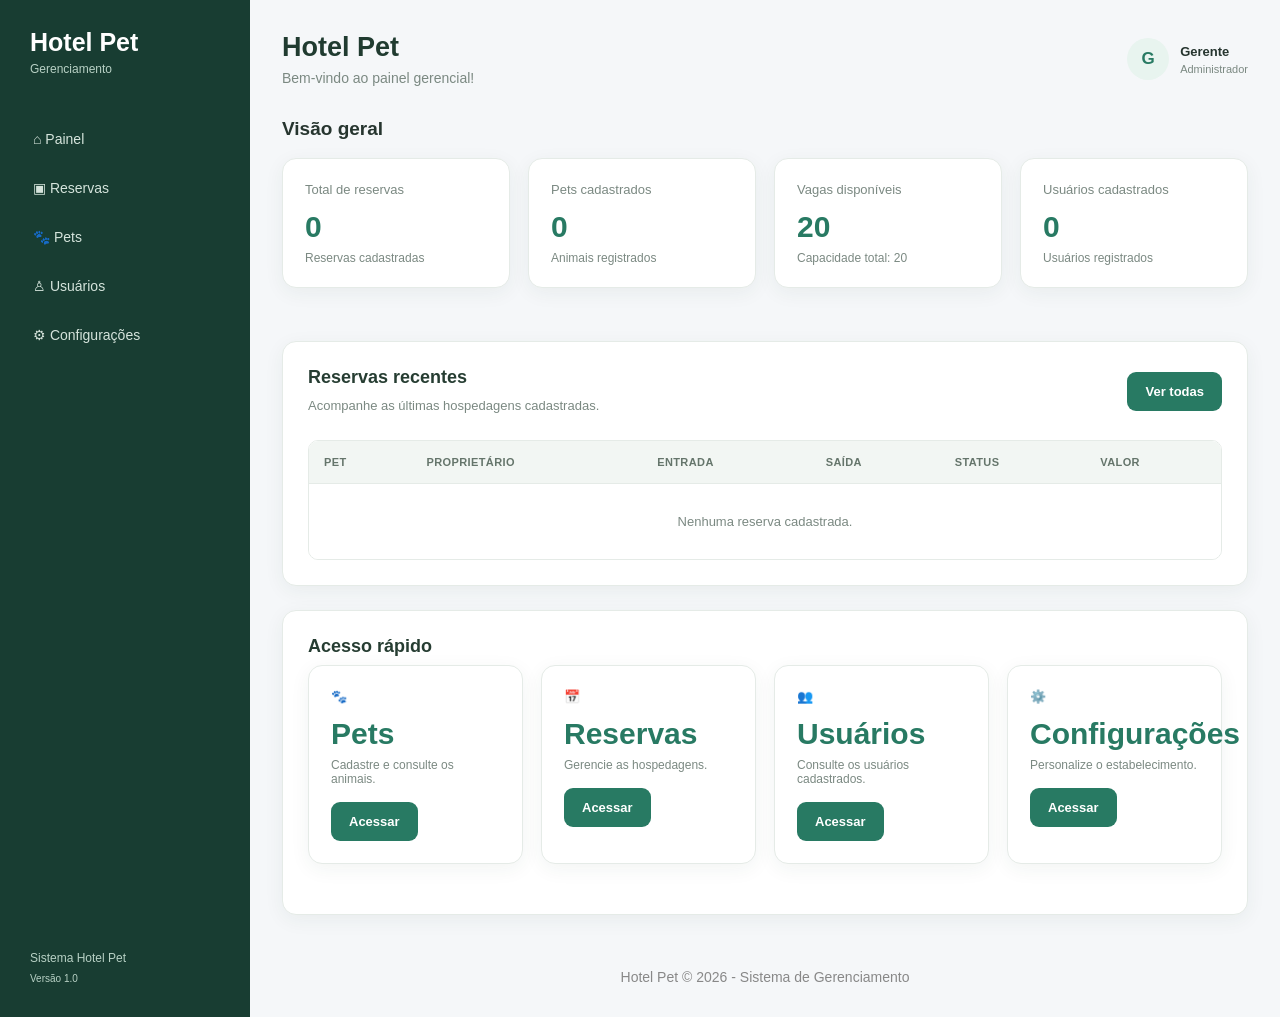
<file: index.html>
<!DOCTYPE html>
<html lang="pt-BR">

<head>
    <meta charset="UTF-8">
    <meta name="viewport" content="width=device-width, initial-scale=1.0">

    <title>Hotel Pet | Painel Gerencial</title>

    <link rel="stylesheet" href="css/style.css">
</head>

<body data-page="dashboard">

<div class="container">

    <!-- MENU LATERAL -->
    <aside class="sidebar">

        <a href="index.html" class="logo">
            <h2>Hotel Pet</h2>
            <span>Gerenciamento</span>
        </a>

        <nav class="menu">

            <a href="index.html" data-nav="dashboard">
                ⌂ Painel
            </a>

            <a href="pages/reservas.html" data-nav="reservas">
                ▣ Reservas
            </a>

            <a href="pages/pets.html" data-nav="pets">
                🐾 Pets
            </a>

            <a href="pages/usuarios.html" data-nav="usuarios">
                ♙ Usuários
            </a>

            <a href="pages/configuracoes.html" data-nav="configuracoes">
                ⚙ Configurações
            </a>

        </nav>

        <div class="sidebar-footer">
            <p>Sistema Hotel Pet</p>
            <small>Versão 1.0</small>
        </div>

    </aside>

    <!-- CONTEÚDO PRINCIPAL -->
    <main class="main-content">

        <!-- CABEÇALHO -->
        <header class="topbar">

            <div>
                <h1 id="nome-hotel-painel">Hotel Pet</h1>
                <p>Bem-vindo ao painel gerencial!</p>
            </div>

            <div class="profile">

                <div class="avatar">G</div>

                <div>
                    <strong>Gerente</strong>
                    <small>Administrador</small>
                </div>

            </div>

        </header>

        <!-- INDICADORES -->
        <section class="dashboard">

            <h2>Visão geral</h2>

            <div class="cards">

                <article class="card">
                    <span>Total de reservas</span>
                    <h3 id="total-reservas">0</h3>
                    <p>Reservas cadastradas</p>
                </article>

                <article class="card">
                    <span>Pets cadastrados</span>
                    <h3 id="total-pets">0</h3>
                    <p>Animais registrados</p>
                </article>

                <article class="card">
                    <span>Vagas disponíveis</span>
                    <h3 id="total-vagas">20</h3>
                    <p id="capacidade-hotel">Capacidade total: 20</p>
                </article>

                <article class="card">
                    <span>Usuários cadastrados</span>
                    <h3 id="total-usuarios">0</h3>
                    <p>Usuários registrados</p>
                </article>

            </div>

        </section>

        <!-- RESERVAS RECENTES -->
        <section class="panel">

            <div class="section-header">

                <div>
                    <h2>Reservas recentes</h2>
                    <p class="muted">
                        Acompanhe as últimas hospedagens cadastradas.
                    </p>
                </div>

                <a href="pages/reservas.html" class="button">
                    Ver todas
                </a>

            </div>

            <div class="table-container">

                <table>

                    <thead>
                        <tr>
                            <th>Pet</th>
                            <th>Proprietário</th>
                            <th>Entrada</th>
                            <th>Saída</th>
                            <th>Status</th>
                            <th>Valor</th>
                        </tr>
                    </thead>

                    <tbody id="tabela-reservas">

                        <tr>
                            <td colspan="6" class="empty">
                                Nenhuma reserva cadastrada.
                            </td>
                        </tr>

                    </tbody>

                </table>

            </div>

        </section>

        <!-- ACESSO RÁPIDO -->
        <section class="panel">

            <h2>Acesso rápido</h2>

            <div class="cards">

                <article class="card">
                    <span>🐾</span>
                    <h3>Pets</h3>
                    <p>Cadastre e consulte os animais.</p>
                    <br>
                    <a href="pages/pets.html" class="button">
                        Acessar
                    </a>
                </article>

                <article class="card">
                    <span>📅</span>
                    <h3>Reservas</h3>
                    <p>Gerencie as hospedagens.</p>
                    <br>
                    <a href="pages/reservas.html" class="button">
                        Acessar
                    </a>
                </article>

                <article class="card">
                    <span>👥</span>
                    <h3>Usuários</h3>
                    <p>Consulte os usuários cadastrados.</p>
                    <br>
                    <a href="pages/usuarios.html" class="button">
                        Acessar
                    </a>
                </article>

                <article class="card">
                    <span>⚙️</span>
                    <h3>Configurações</h3>
                    <p>Personalize o estabelecimento.</p>
                    <br>
                    <a href="pages/configuracoes.html" class="button">
                        Acessar
                    </a>
                </article>

            </div>

        </section>

        <!-- RODAPÉ -->
        <footer style="margin-top: 30px; text-align: center; color: #888;">
            <p>Hotel Pet © 2026 - Sistema de Gerenciamento</p>
        </footer>

    </main>

</div>

<!-- JAVASCRIPT -->
<script src="js/app.js"></script>

</body>
</html>
</file>
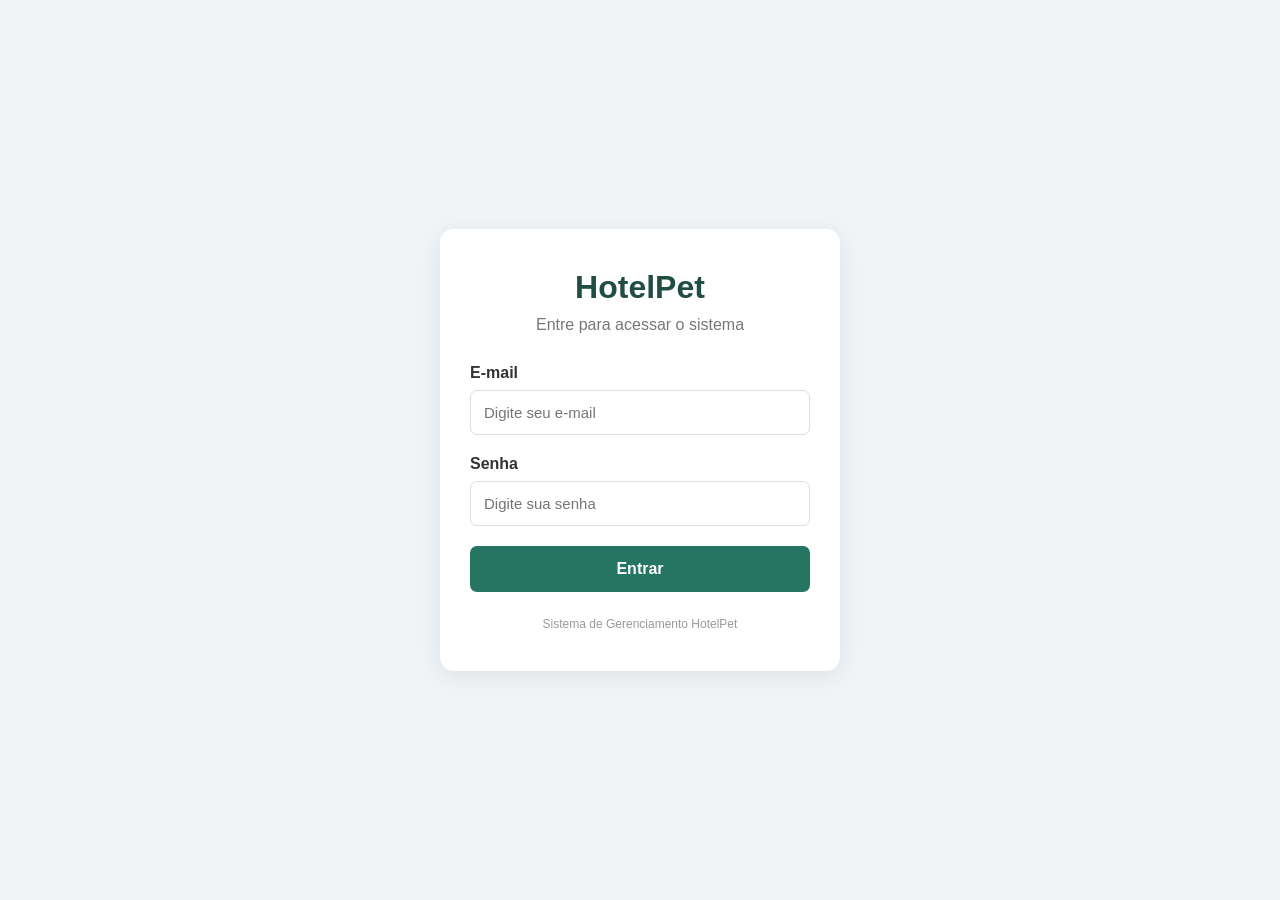
<file: login.html>
<!DOCTYPE html>
<html lang="pt-BR">
<head>
    <meta charset="UTF-8">
    <meta name="viewport" content="width=device-width, initial-scale=1.0">
    <title>Login - HotelPet</title>
    <style>
        * {
            margin: 0;
            padding: 0;
            box-sizing: border-box;
            font-family: Arial, sans-serif;
        }

        body {
            min-height: 100vh;
            display: flex;
            justify-content: center;
            align-items: center;
            background: #f1f4f7;
        }

        .login-container {
            background: white;
            width: 90%;
            max-width: 400px;
            padding: 40px 30px;
            border-radius: 14px;
            box-shadow: 0 5px 25px rgba(0,0,0,0.08);
        }

        h1 {
            color: #214d43;
            text-align: center;
            margin-bottom: 10px;
        }

        .subtitulo {
            text-align: center;
            color: #777;
            margin-bottom: 30px;
        }

        .campo {
            margin-bottom: 20px;
        }

        label {
            display: block;
            margin-bottom: 8px;
            color: #333;
            font-weight: bold;
        }

        input {
            width: 100%;
            padding: 13px;
            border: 1px solid #ddd;
            border-radius: 7px;
            font-size: 15px;
        }

        button {
            width: 100%;
            padding: 14px;
            background: #267562;
            color: white;
            border: none;
            border-radius: 7px;
            font-size: 16px;
            font-weight: bold;
            cursor: pointer;
        }

        button:hover {
            background: #1d5c4c;
        }

        #mensagem {
            color: #c0392b;
            text-align: center;
            margin-top: 15px;
            font-size: 14px;
        }

        .rodape {
            margin-top: 25px;
            font-size: 12px;
            color: #999;
            text-align: center;
        }
    </style>
</head>

<body>
    <div class="login-container">
        <h1>HotelPet</h1>
        <p class="subtitulo">Entre para acessar o sistema</p>

        <form id="form-login">
            <div class="campo">
                <label for="email">E-mail</label>
                <input type="email" id="email"
                    placeholder="Digite seu e-mail" required>
            </div>

            <div class="campo">
                <label for="senha">Senha</label>
                <input type="password" id="senha"
                    placeholder="Digite sua senha" required>
            </div>

            <button type="submit">Entrar</button>
            <div id="mensagem" role="alert"></div>
        </form>

        <div class="rodape">
            Sistema de Gerenciamento HotelPet
        </div>
    </div>

    <script>
        const CHAVE_USUARIOS = "hotelpet_usuarios";
        const CHAVE_SESSAO = "hotelpet_usuario_logado";

        function carregarUsuarios() {
            try {
                const dados = JSON.parse(
                    localStorage.getItem(CHAVE_USUARIOS) || "[]"
                );

                return Array.isArray(dados) ? dados : [];
            } catch {
                return [];
            }
        }

        function salvarUsuarios(usuarios) {
            localStorage.setItem(
                CHAVE_USUARIOS,
                JSON.stringify(usuarios)
            );
        }

        function normalizar(texto) {
            return String(texto || "")
                .trim()
                .toLowerCase()
                .normalize("NFD")
                .replace(/[\u0300-\u036f]/g, "");
        }

        if (sessionStorage.getItem(CHAVE_SESSAO)) {
            window.location.href = "index.html";
        }

        document.getElementById("form-login").addEventListener(
            "submit",
            function(event) {
                event.preventDefault();

                const email = document.getElementById("email").value.trim();
                const senha = document.getElementById("senha").value;
                const mensagem = document.getElementById("mensagem");

                let usuarios = carregarUsuarios();

                if (!usuarios.length) {
                    mensagem.textContent =
                        "Nenhum usuário cadastrado. Cadastre o primeiro usuário.";
                    return;
                }

                // Senha inicial para usuários antigos que ainda não tinham senha.
                let houveMigracao = false;

                usuarios = usuarios.map(usuario => {
                    if (!usuario.senha) {
                        usuario.senha = "123456";
                        houveMigracao = true;
                    }

                    return usuario;
                });

                if (houveMigracao) {
                    salvarUsuarios(usuarios);
                }

                const usuario = usuarios.find(item =>
                    normalizar(item.email) === normalizar(email) &&
                    item.senha === senha
                );

                if (!usuario) {
                    mensagem.textContent = "E-mail ou senha incorretos!";
                    return;
                }

                sessionStorage.setItem(
                    CHAVE_SESSAO,
                    JSON.stringify({
                        id: usuario.id,
                        nome: usuario.nome,
                        email: usuario.email,
                        tipo: usuario.tipo || usuario.perfil || "Cliente"
                    })
                );

                window.location.href = "index.html";
            }
        );
    </script>
</body>
</html>
</file>
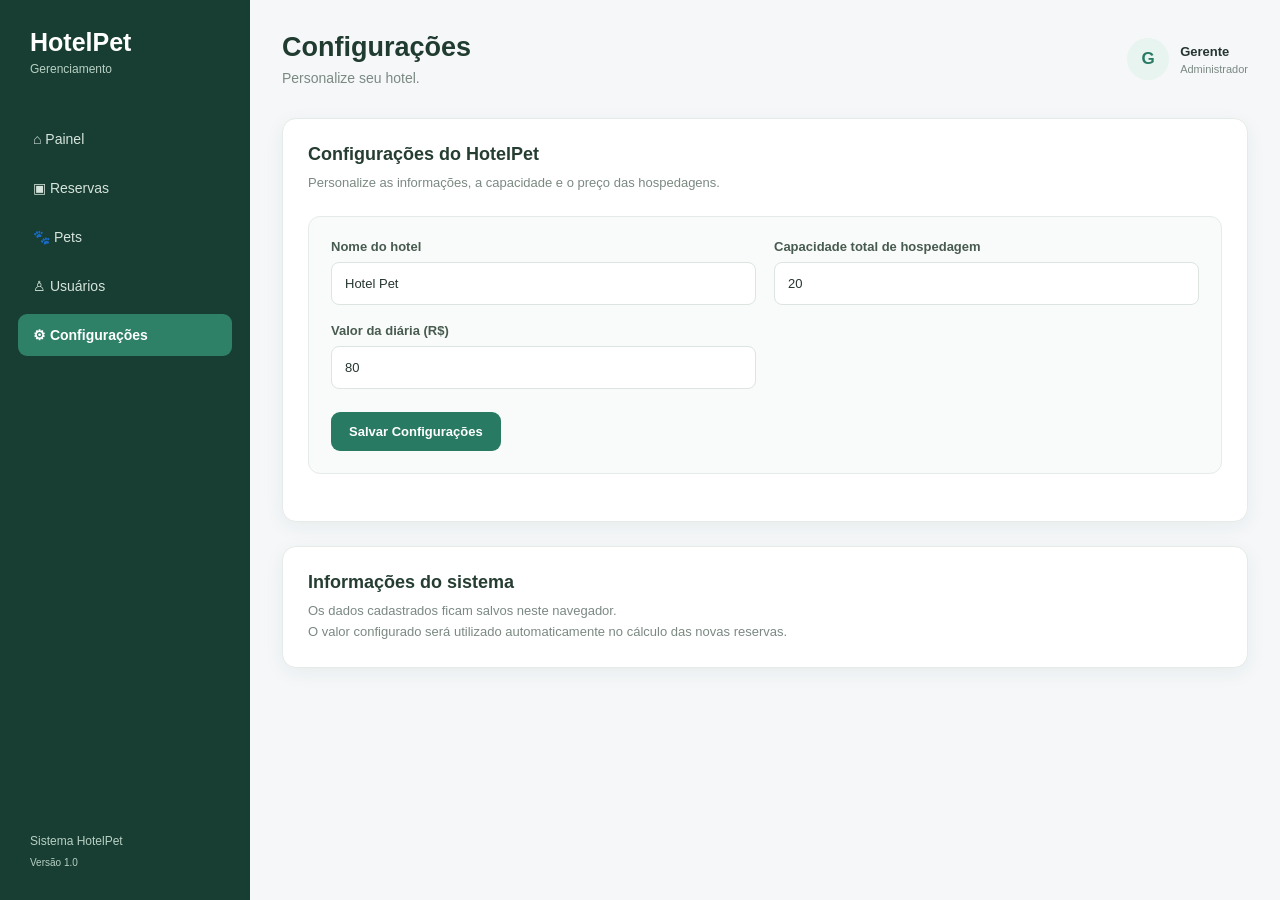
<file: pages/configuracoes.html>
<!DOCTYPE html>
<html lang="pt-BR">
<head>
    <meta charset="UTF-8">
    <meta name="viewport" content="width=device-width, initial-scale=1.0">
    <title>HotelPet - Configurações</title>
    <link rel="stylesheet" href="../css/style.css">
</head>

<body data-page="configuracoes">

<div class="container">

    <aside class="sidebar">
        <a href="../index.html" class="logo">
            <h2>HotelPet</h2>
            <span>Gerenciamento</span>
        </a>

        <nav class="menu">
            <a href="../index.html">⌂ Painel</a>
            <a href="reservas.html">▣ Reservas</a>
            <a href="pets.html">🐾 Pets</a>
            <a href="usuarios.html">♙ Usuários</a>
            <a href="configuracoes.html" class="active">⚙ Configurações</a>
        </nav>

        <div class="sidebar-footer">
            <p>Sistema HotelPet</p>
            <small>Versão 1.0</small>
        </div>
    </aside>

    <main class="main-content">

        <header class="topbar">
            <div>
                <h1>Configurações</h1>
                <p>Personalize seu hotel.</p>
            </div>

            <div class="profile">
                <div class="avatar">G</div>
                <div>
                    <strong>Gerente</strong>
                    <small>Administrador</small>
                </div>
            </div>
        </header>

        <section class="panel">

            <h2>Configurações do HotelPet</h2>

            <p class="muted">
                Personalize as informações, a capacidade e o preço das hospedagens.
            </p>

            <form id="form-configuracoes" class="form-grid">

                <label>
                    Nome do hotel
                    <input
                        type="text"
                        id="nome"
                        name="nome"
                        placeholder="Nome do seu hotel"
                        required
                    >
                </label>

                <label>
                    Capacidade total de hospedagem
                    <input
                        type="number"
                        id="capacidade"
                        name="capacidade"
                        min="1"
                        step="1"
                        placeholder="Ex.: 20"
                        required
                    >
                </label>

                <label>
                    Valor da diária (R$)
                    <input
                        type="number"
                        id="valor-diaria"
                        name="valor-diaria"
                        min="0"
                        step="0.01"
                        placeholder="Ex.: 80.00"
                        required
                    >
                </label>

                <div class="form-actions">
                    <button type="submit" class="button">
                        Salvar Configurações
                    </button>
                </div>

            </form>

        </section>

        <section class="panel">
            <h2>Informações do sistema</h2>

            <p>Os dados cadastrados ficam salvos neste navegador.</p>

            <p>
                O valor configurado será utilizado automaticamente
                no cálculo das novas reservas.
            </p>
        </section>

    </main>

</div>

<script src="../js/app.js"></script>

</body>
</html>
</file>
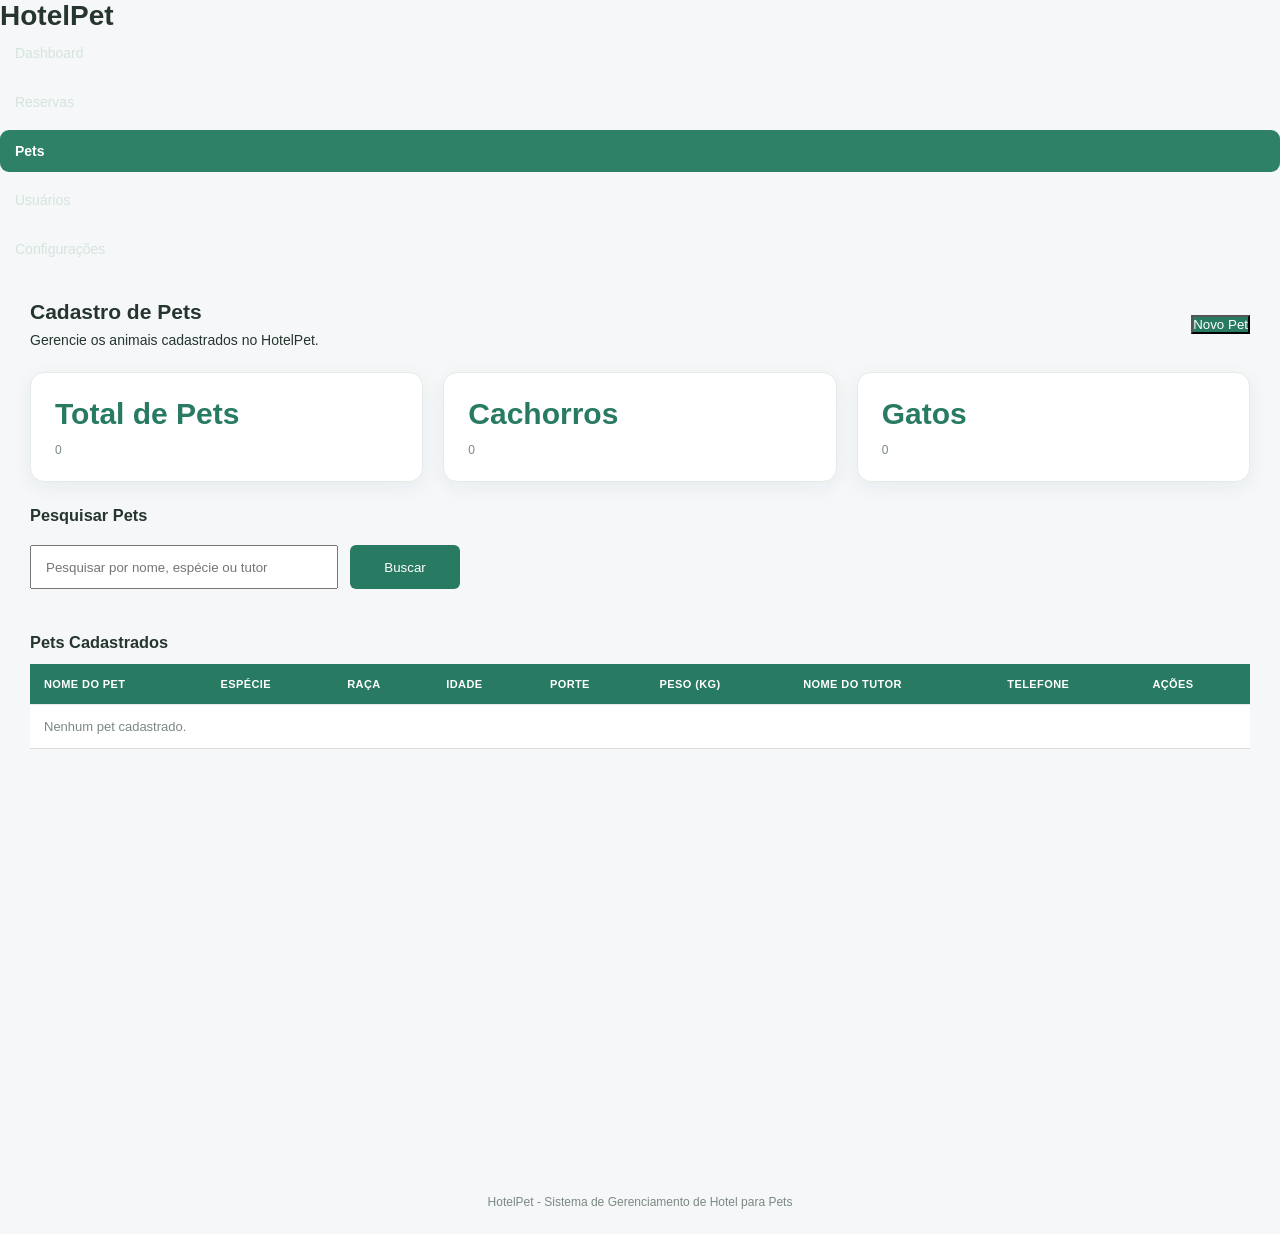
<file: pages/pets.html>
<!DOCTYPE html>
<html lang="pt-BR">

<head>
    <meta charset="UTF-8">
    <meta name="viewport" content="width=device-width, initial-scale=1.0">

    <title>Pets | HotelPet</title>

    <!-- CSS GERAL -->
    <link rel="stylesheet" href="../css/style.css">

    <!-- CSS DA PAGINA PETS -->
    <link rel="stylesheet" href="../css/pets.css">
</head>

<body data-page="pets">

    <!-- CABECALHO -->
    <header class="header">

        <div class="header-content">

            <h1>HotelPet</h1>

            <nav class="menu">

                <a href="../index.html">Dashboard</a>

                <a href="reservas.html">Reservas</a>

                <a href="pets.html" class="active">Pets</a>

                <a href="usuarios.html">Usuários</a>

                <a href="configuracoes.html">Configurações</a>

            </nav>

        </div>

    </header>


    <!-- CONTEUDO PRINCIPAL -->
    <main class="container">

        <!-- TITULO E BOTAO -->
        <section class="page-header">

            <div>

                <h2>Cadastro de Pets</h2>

                <p>
                    Gerencie os animais cadastrados no HotelPet.
                </p>

            </div>

            <button
                type="button"
                id="btn-novo-pet"
                class="btn-primary">

                Novo Pet

            </button>

        </section>


        <!-- INDICADORES -->
        <section class="cards">

            <article class="card">

                <h3>Total de Pets</h3>

                <p id="total-pets">0</p>

            </article>


            <article class="card">

                <h3>Cachorros</h3>

                <p id="total-cachorros">0</p>

            </article>


            <article class="card">

                <h3>Gatos</h3>

                <p id="total-gatos">0</p>

            </article>

        </section>


        <!-- FORMULARIO -->
        <section
            id="container-form-pet"
            class="form-grid hidden">

            <h3 id="titulo-form-pet">
                Cadastrar Pet
            </h3>


            <form id="form-pet">

                <!-- ID -->
                <input
                    type="hidden"
                    id="id"
                    name="id">


                <!-- NOME -->
                <div class="form-group">

                    <label for="nome">
                        Nome do Pet
                    </label>

                    <input
                        type="text"
                        id="nome"
                        name="nome"
                        placeholder="Nome do animal"
                        required>

                </div>


                <!-- ESPECIE -->
                <div class="form-group">

                    <label for="especie">
                        Espécie
                    </label>

                    <select
                        id="especie"
                        name="especie"
                        required>

                        <option value="">
                            Selecione
                        </option>

                        <option value="Cachorro">
                            Cachorro
                        </option>

                        <option value="Gato">
                            Gato
                        </option>

                        <option value="Outro">
                            Outro
                        </option>

                    </select>

                </div>


                <!-- RACA -->
                <div class="form-group">

                    <label for="raca">
                        Raça
                    </label>

                    <input
                        type="text"
                        id="raca"
                        name="raca"
                        placeholder="Raça do animal"
                        required>

                </div>


                <!-- IDADE -->
                <div class="form-group">

                    <label for="idade">
                        Idade
                    </label>

                    <input
                        type="number"
                        id="idade"
                        name="idade"
                        min="0"
                        placeholder="Idade em anos"
                        required>

                </div>


                <!-- PORTE -->
                <div class="form-group">

                    <label for="porte">
                        Porte
                    </label>

                    <select
                        id="porte"
                        name="porte"
                        required>

                        <option value="">
                            Selecione
                        </option>

                        <option value="Pequeno">
                            Pequeno
                        </option>

                        <option value="Médio">
                            Médio
                        </option>

                        <option value="Grande">
                            Grande
                        </option>

                    </select>

                </div>


                <!-- PESO -->
                <div class="form-group">

                    <label for="peso">
                        Peso (kg)
                    </label>

                    <input
                        type="number"
                        id="peso"
                        name="peso"
                        min="0"
                        step="0.1"
                        placeholder="Peso do animal"
                        required>

                </div>


                <!-- TUTOR -->
                <div class="form-group">

                    <label for="tutor">
                        Nome do Tutor
                    </label>

                    <input
                        type="text"
                        id="tutor"
                        name="tutor"
                        placeholder="Nome do responsável"
                        required>

                </div>


                <!-- TELEFONE -->
                <div class="form-group">

                    <label for="telefone">
                        Telefone do Tutor
                    </label>

                    <input
                        type="tel"
                        id="telefone"
                        name="telefone"
        placeholder="Telefone para contato"
                    required>

                </div>


                <!-- OBSERVACOES -->
                <div class="form-group">

                    <label for="observacoes">
                        Observações
                    </label>

                    <textarea
                        id="observacoes"
                        name="observacoes"
                        rows="4"
                        placeholder="Informações importantes sobre o animal"></textarea>

                </div>


                <!-- BOTOES -->
                <div class="form-buttons">

                    <button
                        type="submit"
                        class="btn-primary">

                        Salvar Pet

                    </button>


                    <button
                        type="button"
                        id="btn-cancelar-pet"
                        class="btn-secondary">

                        Cancelar

                    </button>

                </div>

            </form>

        </section>


        <!-- PESQUISA -->
        <section class="search-section">

            <h3>Pesquisar Pets</h3>

            <div class="search-box">

                <input
                    type="text"
                    id="busca-pets"
                    placeholder="Pesquisar por nome, espécie ou tutor"
                    aria-label="Pesquisar pets">

                <button
                    type="button"
                    id="btn-buscar-pet"
                    class="btn-primary">

                    Buscar

                </button>

            </div>

        </section>


        <!-- TABELA -->
        <section class="table-section">

            <h3>Pets Cadastrados</h3>

            <div class="table-responsive">

                <table
                    class="table"
                    id="tabela-pets">

                    <!-- TITULOS -->
                    <thead>

                        <tr>

                            <th>Nome do Pet</th>

                            <th>Espécie</th>

                            <th>Raça</th>

                            <th>Idade</th>

                            <th>Porte</th>

                            <th>Peso (kg)</th>

                            <th>Nome do Tutor</th>

                            <th>Telefone</th>

                            <th>Ações</th>

                        </tr>

                    </thead>


                    <!-- DADOS PREENCHIDOS PELO JAVASCRIPT -->
                    <tbody>

                    </tbody>

                </table>

            </div>

        </section>

    </main>


    <!-- RODAPE -->
    <footer class="footer">

        <p>
            HotelPet - Sistema de Gerenciamento de Hotel para Pets
        </p>

    </footer>


    <!-- JAVASCRIPT -->
    <script src="../js/app.js?v=20261104"></script>

</body>

</html>
</file>
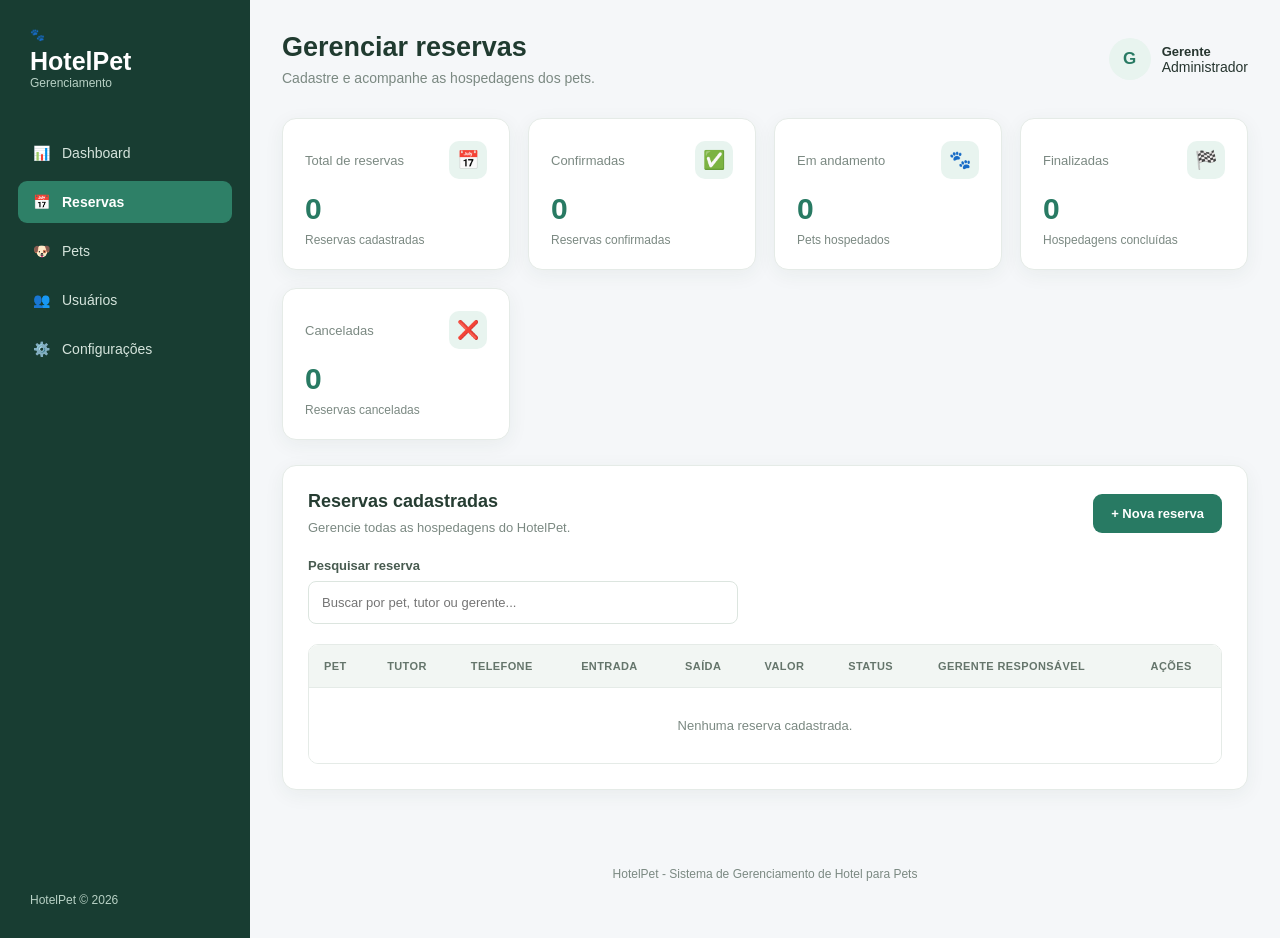
<file: pages/reservas.html>
<!DOCTYPE html>
<html lang="pt-BR">

<head>
    <meta charset="UTF-8">
    <meta name="viewport" content="width=device-width, initial-scale=1.0">

    <title>Reservas - HotelPet</title>

    <link rel="stylesheet" href="../css/style.css">
</head>

<body data-page="reservas">

    <div class="container">

        <!-- MENU LATERAL -->
        <aside class="sidebar">

            <div class="logo">
                <span>🐾</span>

                <div>
                    <h2>HotelPet</h2>
                    <p>Gerenciamento</p>
                </div>
            </div>

            <nav class="menu">

                <a href="../index.html">
                    <span>📊</span>
                    Dashboard
                </a>

                <a href="reservas.html" class="active">
                    <span>📅</span>
                    Reservas
                </a>

                <a href="pets.html">
                    <span>🐶</span>
                    Pets
                </a>

                <a href="usuarios.html">
                    <span>👥</span>
                    Usuários
                </a>

                <a href="configuracoes.html">
                    <span>⚙️</span>
                    Configurações
                </a>

            </nav>

            <div class="sidebar-footer">
                <p>HotelPet © 2026</p>
            </div>

        </aside>

        <!-- CONTEÚDO PRINCIPAL -->
        <main class="main-content">

            <!-- CABEÇALHO -->
            <header class="topbar">

                <div>
                    <h1>Gerenciar reservas</h1>

                    <p>
                        Cadastre e acompanhe as hospedagens dos pets.
                    </p>
                </div>

                <!-- GERENTE CADASTRADO -->
                <div class="profile">

                    <div class="avatar">G</div>

                    <div>
                        <strong>Gerente</strong>
                        <span>Administrador</span>
                    </div>

                </div>

            </header>

            <section class="dashboard">

                <!-- INDICADORES -->
                <div class="dashboard-cards">

                    <div class="card">

                        <div class="card-header">
                            <span class="card-title">
                                Total de reservas
                            </span>

                            <div class="card-icon">📅</div>
                        </div>

                        <strong class="card-value" id="total-reservas">
                            0
                        </strong>

                        <p class="card-description">
                            Reservas cadastradas
                        </p>

                    </div>

                    <div class="card">

                        <div class="card-header">
                            <span class="card-title">
                                Confirmadas
                            </span>

                            <div class="card-icon">✅</div>
                        </div>

                        <strong class="card-value" id="total-confirmadas">
                            0
                        </strong>

                        <p class="card-description">
                            Reservas confirmadas
                        </p>

                    </div>

                    <div class="card">

                        <div class="card-header">
                            <span class="card-title">
                                Em andamento
                            </span>

                            <div class="card-icon">🐾</div>
                        </div>

                        <strong class="card-value" id="total-andamento">
                            0
                        </strong>

                        <p class="card-description">
                            Pets hospedados
                        </p>

                    </div>

                    <div class="card">

                        <div class="card-header">
                            <span class="card-title">
                                Finalizadas
                            </span>

                            <div class="card-icon">🏁</div>
                        </div>

                        <strong class="card-value" id="total-finalizadas">
                            0
                        </strong>

                        <p class="card-description">
                            Hospedagens concluídas
                        </p>

                    </div>

                    <div class="card">

                        <div class="card-header">
                            <span class="card-title">
                                Canceladas
                            </span>

                            <div class="card-icon">❌</div>
                        </div>

                        <strong class="card-value" id="total-canceladas">
                            0
                        </strong>

                        <p class="card-description">
                            Reservas canceladas
                        </p>

                    </div>

                </div>

                <!-- PAINEL DE RESERVAS -->
                <section class="panel">

                    <div class="panel-header">

                        <div>
                            <h2>Reservas cadastradas</h2>

                            <p>
                                Gerencie todas as hospedagens do HotelPet.
                            </p>
                        </div>

                        <button
                            type="button"
                            class="btn btn-primary"
                            id="btn-novo">

                            + Nova reserva

                        </button>

                    </div>

                    <!-- FORMULÁRIO -->
                    <form
                        id="cadastro-form"
                        class="form-container hidden">

                        <input
                            type="hidden"
                            id="id"
                            name="id">

                        <!-- GERENTE RESPONSÁVEL -->
                        <input
                            type="hidden"
                            id="gerenteId"
                            name="gerenteId">

                        <div class="form-group">

                            <label for="pet">
                                Nome do pet
                            </label>

                            <input
                                type="text"
                                id="pet"
                                name="pet"
                                placeholder="Digite o nome do pet"
                                required>

                        </div>

                        <div class="form-group">

                            <label for="tutor">
                                Nome do tutor
                            </label>

                            <input
                                type="text"
                                id="tutor"
                                name="tutor"
                                placeholder="Digite o nome do tutor"
                                required>

                        </div>

                        <div class="form-group">

                            <label for="telefone">
                                Telefone do tutor
                            </label>

                            <input
                                type="tel"
                                id="telefone"
                                name="telefone"
                                placeholder="(00) 00000-0000"
                                required>

                        </div>

                        <div class="form-group">

                            <label for="tipo">
                                Tipo de hospedagem
                            </label>

                            <select
                                id="tipo"
                                name="tipo"
                                required>

                                <option value="">
                                    Selecione
                                </option>

                                <option value="Diária">
                                    Diária
                                </option>

                                <option value="Semanal">
                                    Semanal
                                </option>

                                <option value="Mensal">
                                    Mensal
                                </option>

                            </select>

                        </div>

                        <div class="form-group">

                            <label for="entrada">
                                Data de entrada
                            </label>

                            <input
                                type="date"
                                id="entrada"
                                name="entrada"
                                required>

                        </div>

                        <div class="form-group">

                            <label for="saida">
                                Data de saída
                            </label>

                            <input
                                type="date"
                                id="saida"
                                name="saida"
                                required>

                        </div>

        <div class="form-group">

                            <label for="valor">
                                Valor da reserva (R$)
                            </label>

                            <input
                                type="number"
                                id="valor"
                                name="valor"
                                placeholder="0,00"
                                min="0"
                                step="0.01"
                                required>

                        </div>

                        <div class="form-group">

                            <label for="status">
                                Status da reserva
                            </label>

                            <select
                                id="status"
                                name="status"
                                required>

                                <option value="Pendente">
                                    Pendente
                                </option>

                                <option value="Confirmada">
                                    Confirmada
                                </option>

                                <option value="Em andamento">
                                    Em andamento
                                </option>

                                <option value="Finalizada">
                                    Finalizada
                                </option>

                                <option value="Cancelada">
                                    Cancelada
                                </option>

                            </select>

                        </div>

                        <div class="form-group">

                            <label for="observacoes">
                                Observações
                            </label>

                            <textarea
                                id="observacoes"
                                name="observacoes"
                                rows="3"
                                placeholder="Informações adicionais sobre a hospedagem..."></textarea>

                        </div>

                        <div class="form-actions">

                            <button
                                type="submit"
                                class="btn btn-primary">

                                Salvar reserva

                            </button>

                            <button
                                type="button"
                                class="btn btn-secondary"
                                id="btn-cancelar">

                                Cancelar

                            </button>

                        </div>

                    </form>

                    <!-- PESQUISA -->
                    <div class="form-group search-box">

                        <label for="busca-reservas">
                            Pesquisar reserva
                        </label>

                        <input
                            type="search"
                            id="busca-reservas"
                            placeholder="Buscar por pet, tutor ou gerente...">

                    </div>

                    <!-- TABELA -->
                    <div class="table-container">

                        <table>

                            <thead>

                                <tr>
                                    <th>Pet</th>
                                    <th>Tutor</th>
                                    <th>Telefone</th>
                                    <th>Entrada</th>
                                    <th>Saída</th>
                                    <th>Valor</th>
                                    <th>Status</th>
                                    <th>Gerente responsável</th>
                                    <th>Ações</th>
                                </tr>

                            </thead>

                            <tbody id="registros-tbody">

                                <tr>
                                    <td colspan="9">
                                        Nenhuma reserva cadastrada.
                                    </td>
                                </tr>

                            </tbody>

                        </table>

                    </div>

                </section>

            </section>

            <!-- RODAPÉ -->
            <footer class="footer">

                <p>
                    HotelPet - Sistema de Gerenciamento de Hotel para Pets
                </p>

            </footer>

        </main>

    </div>

    <!-- JAVASCRIPT -->
    <script src="../js/app.js"></script>

</body>

</html>
</file>
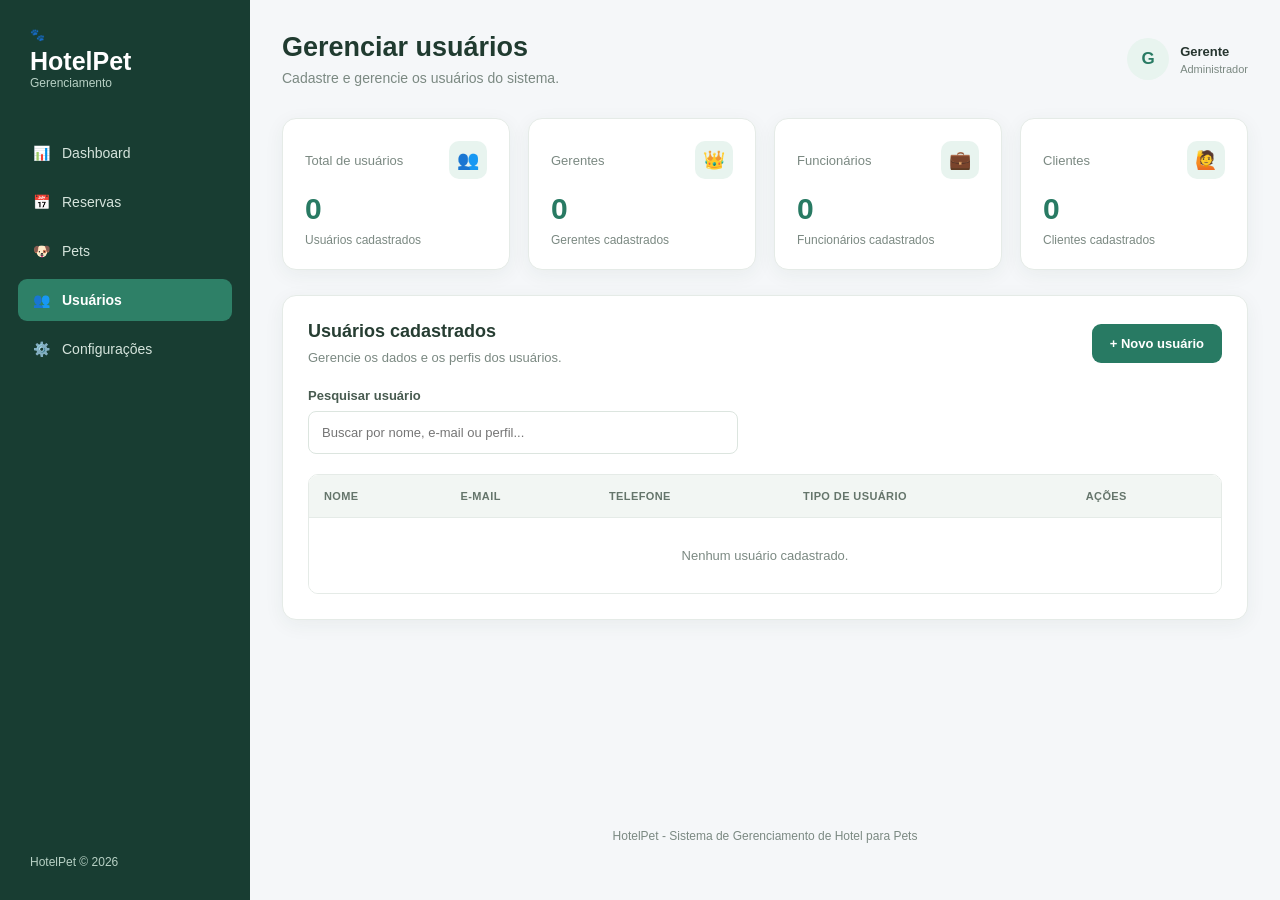
<file: pages/usuarios.html>
<!DOCTYPE html>
<html lang="pt-BR">
<head>
    <meta charset="UTF-8">
    <meta name="viewport" content="width=device-width, initial-scale=1.0">
    <title>Usuários - HotelPet</title>
    <link rel="stylesheet" href="../css/style.css">
</head>

<body data-page="usuarios">

    <div class="container">

        <aside class="sidebar">

            <div class="logo">
                <span>🐾</span>
                <div>
                    <h2>HotelPet</h2>
                    <p>Gerenciamento</p>
                </div>
            </div>

            <nav class="menu">
                <a href="../index.html">
                    <span>📊</span> Dashboard
                </a>

                <a href="reservas.html">
                    <span>📅</span> Reservas
                </a>

                <a href="pets.html">
                    <span>🐶</span> Pets
                </a>

                <a href="usuarios.html" class="active">
                    <span>👥</span> Usuários
                </a>

                <a href="configuracoes.html">
                    <span>⚙️</span> Configurações
                </a>
            </nav>

            <div class="sidebar-footer">
                <p>HotelPet © 2026</p>
            </div>

        </aside>

        <main class="main-content">

            <header class="topbar">

                <div>
                    <h1>Gerenciar usuários</h1>
                    <p>Cadastre e gerencie os usuários do sistema.</p>
                </div>

                <div class="profile">
                    <div class="avatar">G</div>
                    <div>
                        <strong>Gerente</strong>
                        <small>Administrador</small>
                    </div>
                </div>

            </header>

            <section class="dashboard">

                <div class="dashboard-cards">

                    <div class="card">
                        <div class="card-header">
                            <span class="card-title">Total de usuários</span>
                            <div class="card-icon">👥</div>
                        </div>
                        <strong class="card-value" id="total-usuarios">0</strong>
                        <p class="card-description">Usuários cadastrados</p>
                    </div>

                    <div class="card">
                        <div class="card-header">
                            <span class="card-title">Gerentes</span>
                            <div class="card-icon">👑</div>
                        </div>
                        <strong class="card-value" id="total-gerentes">0</strong>
                        <p class="card-description">Gerentes cadastrados</p>
                    </div>

                    <div class="card">
                        <div class="card-header">
                            <span class="card-title">Funcionários</span>
                            <div class="card-icon">💼</div>
                        </div>
                        <strong class="card-value" id="total-funcionarios">0</strong>
                        <p class="card-description">Funcionários cadastrados</p>
                    </div>

                    <div class="card">
                        <div class="card-header">
                            <span class="card-title">Clientes</span>
                            <div class="card-icon">🙋</div>
                        </div>
                        <strong class="card-value" id="total-clientes">0</strong>
                        <p class="card-description">Clientes cadastrados</p>
                    </div>

                </div>

                <section class="panel">

                    <div class="panel-header">

                        <div>
                            <h2>Usuários cadastrados</h2>
                            <p>Gerencie os dados e os perfis dos usuários.</p>
                        </div>

                        <button
                            type="button"
                            class="btn btn-primary"
                            id="btn-novo-usuario">
                            + Novo usuário
                        </button>

                    </div>

                    <form id="form-usuario" class="form-container hidden">

                        <input type="hidden" id="id" name="id">

                        <div class="form-group">
                            <label for="nome">Nome completo</label>
                            <input
                                type="text"
                                id="nome"
                                name="nome"
                                placeholder="Digite o nome completo"
                                required>
                        </div>

                        <div class="form-group">
                            <label for="email">E-mail</label>
                            <input
                                type="email"
                                id="email"
                                name="email"
                                placeholder="exemplo@email.com"
                                required>
                        </div>

                        <div class="form-group">
                            <label for="telefone">Telefone</label>
                            <input
                                type="tel"
                                id="telefone"
                                name="telefone"
                                placeholder="(00) 00000-0000"
                                required>
                        </div>

                        <div class="form-group">
                            <label for="tipo">Tipo de usuário</label>
                            <select id="tipo" name="tipo" required>
                                <option value="">Selecione o perfil</option>
                                <option value="Gerente">Gerente</option>
                                <option value="Funcionário">Funcionário</option>
                                <option value="Cliente">Cliente</option>
                            </select>
                        </div>

                        <div class="form-actions">

                            <button type="submit" class="btn btn-primary">
                                Salvar usuário
                            </button>

                            <button
                                type="button"
                                class="btn btn-secondary"
                                id="btn-cancelar-usuario">
                                Cancelar
                            </button>

                        </div>

                    </form>

                    <div class="form-group search-box">
                        <label for="busca-usuarios">Pesquisar usuário</label>
                        <input
                            type="search"
                            id="busca-usuarios"
                            placeholder="Buscar por nome, e-mail ou perfil...">
                    </div>

                    <div class="table-container">

                        <table>

                            <thead>
                                <tr>
                                    <th>Nome</th>
                                    <th>E-mail</th>
                                    <th>Telefone</th>
                                    <th>Tipo de usuário</th>
                                    <th>Ações</th>
                                </tr>
                            </thead>

                            <tbody id="tabela-usuarios">
                                <tr>
                                    <td colspan="5" class="empty">
                                        Nenhum usuário cadastrado.
                                    </td>
                                </tr>
                            </tbody>

                        </table>

                    </div>

                </section>

            </section>

            <footer class="footer">
                <p>HotelPet - Sistema de Gerenciamento de Hotel para Pets</p>
            </footer>

        </main>

    </div>

    <script src="../js/app.js?v=20261104"></script>

</body>
</html>
</file>
<file: css/style.css>
/* =========================================================
   HOTELPET — CSS GLOBAL COMPLETO
   Painel | Reservas | Pets | Usuários | Configurações
   ========================================================= */

/* 1. VARIÁVEIS */

:root {
    --verde: #287a63;
    --verde-escuro: #183d32;
    --verde-hover: #1d604d;
    --verde-claro: #e8f4ef;

    --fundo: #f5f7f9;
    --branco: #ffffff;

    --texto: #26352f;
    --texto-secundario: #7b8982;

    --borda: #e5ebe7;
    --vermelho: #c65353;

    --sombra: 0 5px 20px rgba(30, 60, 45, 0.06);
    --raio: 14px;
}

/* 2. RESET */

* {
    margin: 0;
    padding: 0;
    box-sizing: border-box;
}

html {
    scroll-behavior: smooth;
}

body {
    font-family: Arial, Helvetica, sans-serif;
    background: var(--fundo);
    color: var(--texto);
    min-height: 100vh;
    font-size: 14px;
}

button,
input,
select,
textarea {
    font-family: inherit;
}

button {
    cursor: pointer;
}

a {
    color: inherit;
    text-decoration: none;
}

.hidden,
[hidden] {
    display: none !important;
}

/* 3. ESTRUTURA PRINCIPAL */

.container {
    display: flex;
    width: 100%;
    min-height: 100vh;
}

/* 4. MENU LATERAL */

.sidebar {
    width: 250px;
    min-width: 250px;
    min-height: 100vh;
    flex-shrink: 0;

    display: flex;
    flex-direction: column;

    padding: 28px 18px;

    background: var(--verde-escuro);
    color: var(--branco);
}

.logo {
    display: flex;
    flex-direction: column;
    gap: 5px;

    padding: 0 12px;
    margin-bottom: 42px;

    color: var(--branco);
}

.logo h2 {
    font-size: 25px;
    font-weight: 700;
}

.logo span,
.logo p {
    color: #b8d1c5;
    font-size: 12px;
}

/* MENU */

.menu {
    display: flex;
    flex-direction: column;
    gap: 7px;
}

.menu a {
    display: flex;
    align-items: center;
    gap: 12px;

    padding: 13px 15px;

    border-radius: 9px;

    color: #d5e4dc;
    font-size: 14px;

    transition: 0.2s;
}

.menu a:hover {
    background: rgba(255, 255, 255, 0.09);
    color: var(--branco);
}

.menu a.active {
    background: #2e8067;
    color: var(--branco);
    font-weight: bold;
}

/* RODAPÉ DO MENU */

.sidebar-footer {
    margin-top: auto;
    padding: 20px 12px 0;

    color: #b8d1c5;
    font-size: 12px;
    line-height: 1.7;
}

/* 5. CONTEÚDO PRINCIPAL */

.main-content {
    flex: 1;
    min-width: 0;
    width: 100%;
    max-width: 1600px;

    margin: 0 auto;
    padding: 32px;

    display: flex;
    flex-direction: column;
}

/* 6. CABEÇALHO */

.topbar {
    display: flex;
    justify-content: space-between;
    align-items: center;
    gap: 20px;

    margin-bottom: 32px;
}

.topbar h1 {
    color: #203b30;
    font-size: 27px;
    margin-bottom: 7px;
}

.topbar p {
    color: var(--texto-secundario);
    font-size: 14px;
}

/* PERFIL */

.profile {
    display: flex;
    align-items: center;
    gap: 11px;
}

.profile strong,
.profile small {
    display: block;
}

.profile strong {
    font-size: 13px;
}

.profile small {
    color: var(--texto-secundario);
    margin-top: 4px;
    font-size: 11px;
}

.avatar {
    width: 42px;
    height: 42px;
    flex-shrink: 0;

    display: grid;
    place-items: center;

    border-radius: 50%;
    background: var(--verde-claro);
    color: var(--verde);

    font-size: 17px;
    font-weight: bold;
}

/* 7. DASHBOARD */

.dashboard {
    width: 100%;
    margin-bottom: 28px;
}

.dashboard > h2 {
    font-size: 19px;
    margin-bottom: 18px;
}

/* CARDS */

.cards,
.dashboard-cards {
    display: grid;
    grid-template-columns: repeat(4, minmax(0, 1fr));
    gap: 18px;

    width: 100%;
    margin-bottom: 25px;
}

.card {
    min-width: 0;
    padding: 22px;

    background: var(--branco);
    border: 1px solid var(--borda);
    border-radius: var(--raio);

    box-shadow: var(--sombra);
}

.card > span,
.card-title {
    color: var(--texto-secundario);
    font-size: 13px;
}

.card h3,
.card-value {
    display: block;

    color: var(--verde);
    font-size: 30px;
    font-weight: bold;

    margin: 13px 0 7px;
}

.card p,
.card-description {
    color: var(--texto-secundario);
    font-size: 12px;
}

.card-header {
    display: flex;
    justify-content: space-between;
    align-items: center;
    gap: 10px;
}

.card-icon {
    width: 38px;
    height: 38px;

    display: grid;
    place-items: center;

    border-radius: 10px;
    background: var(--verde-claro);

    font-size: 18px;
}

/* 8. PAINÉIS */

.panel {
    width: 100%;
    min-width: 0;

    padding: 25px;
    margin-bottom: 24px;

    background: var(--branco);
    border: 1px solid var(--borda);
    border-radius: var(--raio);

    box-shadow: var(--sombra);
}

.panel h2 {
    color: #263d32;
    font-size: 18px;
    margin-bottom: 8px;
}

.panel > p,
.muted {
    color: var(--texto-secundario);
    font-size: 13px;
    line-height: 1.6;
}

.panel-header,
.section-header {
    display: flex;
    justify-content: space-between;
    align-items: center;
    gap: 18px;

    margin-bottom: 23px;
}

.panel-header p {
    color: var(--texto-secundario);
    font-size: 13px;
    margin-top: 5px;
}

/* 9. BOTÕES */

.btn,
.button {
    display: inline-flex;
    justify-content: center;
    align-items: center;
    gap: 7px;

    padding: 12px 18px;

    border: none;
    border-radius: 9px;

    background: var(--verde);
    color: var(--branco);

    font-size: 13px;
    font-weight: bold;

    cursor: pointer;
    transition: 0.2s;
}

.btn:hover,
.button:hover {
    background: var(--verde-hover);
    transform: translateY(-1px);
}

.btn-primary {
    background: var(--verde);
    color: var(--branco);
}

.btn-secondary {
    background: #eef2ef;
    color: #53645a;
    border: 1px solid var(--borda);
}

.btn-secondary:hover {
    background: #e2eae5;
    color: #34483c;
}

button:disabled {
    opacity: 0.6;
    cursor: not-allowed;
}

/* 10. FORMULÁRIOS */

.form-container,
.form-grid,
#cadastro-form {
    display: grid;
    grid-template-columns: repeat(2, minmax(0, 1fr));
    gap: 18px;

    width: 100%;
    padding: 22px;
    margin-bottom: 22px;

    background: #f9fbfa;
    border: 1px solid var(--borda);
    border-radius: 12px;
}

.form-group,
.form-grid label {
    display: flex;
    flex-direction: column;
    gap: 8px;

    min-width: 0;

    color: #485b50;
    font-size: 13px;
    font-weight: 600;
}

.form-group input,
.form-group select,
.form-group textarea,
.form-grid input,
.form-grid select,
.form-grid textarea,
#cadastro-form input,
#cadastro-form select,
#cadastro-form textarea {
    width: 100%;
    min-width: 0;
    min-height: 43px;

    padding: 11px 13px;

    border: 1px solid #dce5df;
    border-radius: 8px;

    outline: none;
    background: var(--branco);
    color: var(--texto);

    font-size: 13px;
    font-weight: normal;

    transition: 0.2s;
}

input:focus,
select:focus,
textarea:focus {
    border-color: var(--verde);
    box-shadow: 0 0 0 3px rgba(40, 122, 99, 0.10);
}

textarea {
    min-height: 90px;
    resize: vertical;
}

/* AÇÕES DOS FORMULÁRIOS */

.form-actions {
    display: flex;
    align-items: center;
    gap: 10px;

    grid-column: 1 / -1;
    margin-top: 5px;
}

.form-actions .button,
.form-actions .btn {
    width: auto;
}

/* 11. PESQUISA */

.search-box {
    width: 100%;
    max-width: 430px;
    margin: 20px 0;
}

.search-box input {
    width: 100%;
}

/* 12. TABELAS */

.table-container {
    width: 100%;
    min-width: 0;

    overflow-x: auto;

    border: 1px solid var(--borda);
    border-radius: 10px;
}

table {
    width: 100%;
    min-width: 650px;

    border-collapse: collapse;
    background: var(--branco);
}

thead {
    background: #f2f6f3;
}

th {
    padding: 15px;

    color: #65756b;

    font-size: 11px;
    font-weight: bold;
    text-align: left;
    text-transform: uppercase;
    letter-spacing: 0.4px;
    white-space: nowrap;

    border-bottom: 1px solid var(--borda);
}

td {
    padding: 15px;

    color: #4c5c52;
    font-size: 13px;

    border-bottom: 1px solid #edf1ee;
    vertical-align: middle;
}

tbody tr:last-child td {
    border-bottom: none;
}

tbody tr:hover {
    background: #f8fbf9;
}

.empty {
    padding: 30px;
    text-align: center;
    color: var(--texto-secundario);
}

/* 13. BOTÕES DENTRO DAS TABELAS */

td button {
    padding: 8px 11px;
    margin: 2px;

    border: none;
    border-radius: 6px;

    font-size: 12px;
    cursor: pointer;
}

td button[data-editar-pet],
td button[data-editar],
td button.btn-editar {
    background: #eaf2f8;
    color: #416b87;
}

td button[data-excluir-pet],
td button[data-excluir],
td button.btn-excluir {
    background: #faeeee;
    color: var(--vermelho);
}

/* 14. RODAPÉ */

.footer {
    width: 100%;

    margin-top: auto;
    padding: 25px 10px;

    color: var(--texto-secundario);
    font-size: 12px;
    text-align: center;
}

/* 15. CONFIGURAÇÕES */

#form-configuracoes {
    margin-top: 22px;
}

#form-configuracoes .form-actions {
    grid-column: 1 / -1;
}

/* 16. RESPONSIVIDADE — TABLETS */

@media (max-width: 1100px) {
    .cards,
    .dashboard-cards {
        grid-template-columns: repeat(2, minmax(0, 1fr));
    }

    .main-content {
        padding: 25px;
    }
}

/* 17. RESPONSIVIDADE — CELULARES */

@media (max-width: 760px) {
    .container {
        flex-direction: column;
    }

    .sidebar {
        width: 100%;
        min-width: 0;
        min-height: auto;

        padding: 18px;
    }

    .logo {
        margin-bottom: 18px;
    }

    .menu {
        flex-direction: row;
        flex-wrap: wrap;
        gap: 5px;
    }

    .menu a {
        padding: 10px;
        font-size: 12px;
    }

    .sidebar-footer {
        display: none;
    }

    .main-content {
        width: 100%;
        padding: 20px 15px;
    }

    .topbar {
        align-items: flex-start;
    }

    .topbar h1 {
        font-size: 22px;
    }

    .profile {
        display: none;
    }

    .panel {
        padding: 18px;
    }

    .panel-header,
    .section-header {
        flex-direction: column;
        align-items: flex-start;
    }

    .form-container,
    .form-grid,
    #cadastro-form {
        grid-template-columns: 1fr;
        padding: 16px;
    }

    .form-actions {
        flex-direction: column;
        align-items: stretch;
    }

    .form-actions button {
        width: 100%;
    }
}

/* 18. CELULARES PEQUENOS */

@media (max-width: 480px) {
    .cards,
    .dashboard-cards {
        grid-template-columns: 1fr;
    }

    .card {
        padding: 18px;
    }

    .menu a {
        padding: 9px;
        font-size: 11px;
    }

    .topbar h1 {
        font-size: 20px;
    }
}


/* CORREÇÃO DO LAYOUT DA PÁGINA DE PETS */

body[data-page="pets"] main.container {
    display: flex;
    flex-direction: column;
    align-items: stretch;
    width: 100%;
    max-width: none;
    min-width: 0;
    min-height: 100vh;
    padding: 32px;
    gap: 24px;
}

/* Cards de estatísticas */
body[data-page="pets"] .cards {
    display: grid;
    grid-template-columns: repeat(3, minmax(0, 1fr));
    gap: 18px;
    width: 100%;
    margin-bottom: 0;
}

/* Pesquisa e tabela */
body[data-page="pets"] .search-section,
body[data-page="pets"] .table-section {
    width: 100%;
    min-width: 0;
}

/* Cards */
body[data-page="pets"] .card {
    width: 100%;
    min-width: 0;
    min-height: auto;
}

/* Responsividade */
@media (max-width: 900px) {
    body[data-page="pets"] main.container {
        padding: 20px;
    }

    body[data-page="pets"] .cards {
        grid-template-columns: repeat(2, minmax(0, 1fr));
    }
}

@media (max-width: 600px) {
    body[data-page="pets"] .cards {
        grid-template-columns: 1fr;
    }
}
</file>
<file: css/pets.css>
/* =========================================
   HOTELPET - PAGINA PETS
========================================= */

/* CONTEUDO PRINCIPAL */

body[data-page="pets"] main.container {
    display: flex;
    flex-direction: column;
    align-items: stretch;
    width: 100%;
    max-width: none;
    min-width: 0;
    padding: 30px;
    gap: 24px;
    box-sizing: border-box;
}

/* =========================================
   CABECALHO
========================================= */

body[data-page="pets"] .page-header {
    display: flex;
    justify-content: space-between;
    align-items: center;
    width: 100%;
    gap: 20px;
}

body[data-page="pets"] .page-header > div {
    min-width: 0;
}

body[data-page="pets"] .page-header h2 {
    margin: 0 0 8px;
}

body[data-page="pets"] .page-header p {
    margin: 0;
}

/* =========================================
   CARDS
========================================= */

body[data-page="pets"] .cards {
    display: grid;
    grid-template-columns: repeat(3, minmax(0, 1fr));
    gap: 20px;
    width: 100%;
}

body[data-page="pets"] .card {
    display: flex;
    flex-direction: column;
    min-width: 0;
    width: 100%;
    padding: 24px;
    box-sizing: border-box;
}

body[data-page="pets"] .card h3 {
    margin: 0 0 12px;
}

body[data-page="pets"] .card p {
    margin: 0;
}

/* =========================================
   FORMULARIO
========================================= */

body[data-page="pets"] #container-form-pet {
    display: block;
    width: 100%;
    padding: 24px;
    box-sizing: border-box;
}

body[data-page="pets"] #container-form-pet.hidden {
    display: none;
}

body[data-page="pets"] #titulo-form-pet {
    margin: 0 0 20px;
}

/* CAMPOS */

body[data-page="pets"] #form-pet {
    display: grid;
    grid-template-columns: repeat(2, minmax(0, 1fr));
    gap: 18px;
    width: 100%;
}

body[data-page="pets"] #form-pet .form-group {
    display: flex;
    flex-direction: column;
    width: 100%;
    min-width: 0;
}

body[data-page="pets"] #form-pet label {
    display: block;
    margin-bottom: 8px;
}

body[data-page="pets"] #form-pet input,
body[data-page="pets"] #form-pet select,
body[data-page="pets"] #form-pet textarea {
    display: block;
    width: 100%;
    max-width: 100%;
    min-width: 0;
    box-sizing: border-box;
}

/* OBSERVACOES */

body[data-page="pets"] #form-pet textarea {
    min-height: 110px;
    resize: vertical;
}

/* BOTOES DO FORMULARIO */

body[data-page="pets"] #form-pet .form-buttons {
    grid-column: 1 / -1;
    display: flex;
    flex-direction: row;
    justify-content: flex-start;
    align-items: center;
    gap: 12px;
    margin-top: 8px;
}

body[data-page="pets"] #form-pet .form-buttons button {
    display: inline-flex;
    align-items: center;
    justify-content: center;
    padding: 10px 20px;
    cursor: pointer;
}

/* =========================================
   PESQUISA
========================================= */

body[data-page="pets"] .search-section {
    display: block;
    width: 100%;
    margin: 0;
    box-sizing: border-box;
}

body[data-page="pets"] .search-section h3 {
    margin: 0 0 12px;
}

/* CAMPO E BOTAO */

body[data-page="pets"] .search-box {
    display: flex;
    flex-direction: row;
    align-items: center;
    gap: 12px;
    width: 100%;
    box-sizing: border-box;
}

body[data-page="pets"] .search-box input#busca-pets {
    display: block;
    flex: 1 1 auto;
    width: 100%;
    min-width: 0;
    height: 44px;
    padding: 10px 14px;
    box-sizing: border-box;
}

body[data-page="pets"] .search-box button#btn-buscar-pet {
    display: inline-flex;
    flex: 0 0 auto;
    align-items: center;
    justify-content: center;
    width: auto;
    min-width: 110px;
    height: 44px;
    padding: 10px 20px;
    background-color: #287a63;
    color: #ffffff;
    border: none;
    border-radius: 6px;
    cursor: pointer;
    visibility: visible;
    opacity: 1;
    box-sizing: border-box;
}

body[data-page="pets"] .search-box button#btn-buscar-pet:hover {
    background-color: #1d604d;
}

/* =========================================
   TABELA DE PETS
========================================= */

body[data-page="pets"] .table-section {
    display: block;
    width: 100%;
    min-width: 0;
    box-sizing: border-box;
}

body[data-page="pets"] .table-section h3 {
    margin: 0 0 12px;
}

/* AREA DE ROLAGEM */

body[data-page="pets"] .table-responsive {
    display: block;
    width: 100%;
    max-width: 100%;
    overflow-x: auto;
    box-sizing: border-box;
}

/* TABELA */

body[data-page="pets"] #tabela-pets {
    width: 100%;
    min-width: 900px;
    border-collapse: collapse;
    box-sizing: border-box;
}

/* CABECALHO */

body[data-page="pets"] #tabela-pets thead {
    display: table-header-group;
    visibility: visible;
}

body[data-page="pets"] #tabela-pets thead tr {
    display: table-row;
}

body[data-page="pets"] #tabela-pets th {
    display: table-cell;
    padding: 14px;
    text-align: left;
    background-color: #287a63;
    color: #ffffff;
    font-weight: bold;
    white-space: nowrap;
}

/* LINHAS */

body[data-page="pets"] #tabela-pets tbody tr {
    border-bottom: 1px solid #dddddd;
}

body[data-page="pets"] #tabela-pets td {
    padding: 14px;
    text-align: left;
    white-space: nowrap;
}

/* =========================================
   BOTOES DA TABELA
========================================= */

body[data-page="pets"] #tabela-pets button {
    display: inline-flex;
    align-items: center;
    justify-content: center;
    padding: 8px 12px;
    margin: 2px;
    cursor: pointer;
}

/* =========================================
   RODAPE
========================================= */

body[data-page="pets"] .footer {
    width: 100%;
    box-sizing: border-box;
}

/* =========================================
   RESPONSIVIDADE
========================================= */

@media (max-width: 900px) {

    body[data-page="pets"] main.container {
        padding: 20px;
    }

    body[data-page="pets"] .cards {
        grid-template-columns: repeat(2, minmax(0, 1fr));
    }

}

@media (max-width: 600px) {

    body[data-page="pets"] main.container {
        padding: 16px;
    }

    body[data-page="pets"] .page-header {
        flex-direction: column;
        align-items: flex-start;
    }

    body[data-page="pets"] .cards {
        grid-template-columns: 1fr;
    }

    body[data-page="pets"] #form-pet {
        grid-template-columns: 1fr;
    }

    body[data-page="pets"] .search-box {
        flex-direction: column;
        align-items: stretch;
    }

    body[data-page="pets"] .search-box input#busca-pets {
        width: 100%;
    }

    body[data-page="pets"] .search-box button#btn-buscar-pet {
        width: 100%;
    }

}
</file>
